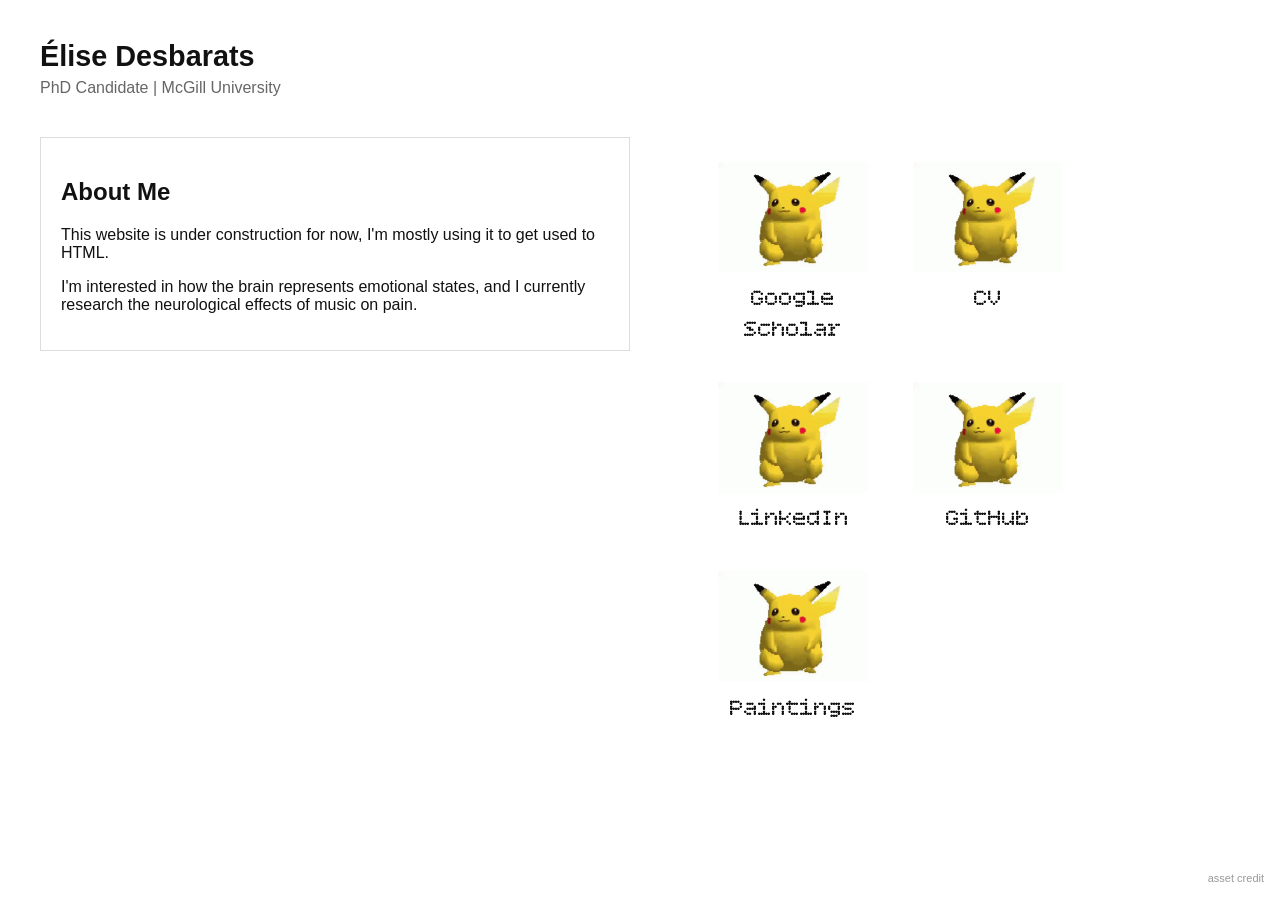
<file: index.html>
<!DOCTYPE html>
<html>

<head>

  <meta charset="UTF-8">
  <link rel="stylesheet" href="style.css">


</head>
<body id="site-body">
  <div class="header">
    <div>
      <h1>Élise Desbarats</h1>
      <p>PhD Candidate | McGill University</p>
   </div>
  
</div>

  <div class="layout">
    <div class="about">
      <h2>About Me</h2>
      <p>This website is under construction for now, I'm mostly using it to get used to HTML.</p>
      <p>I'm interested in how the brain represents emotional states, and I currently research the neurological effects of music on pain.</p>
    </div>

    <div class="grid">
    

    <!-- Projects tile → Google Scholar -->
    <a href="https://scholar.google.com/citations?view_op=list_works&hl=en&user=edlkFDAAAAAJ&gmla=AERr9JFzbs6cQJqfvsBaqgrOlRQC1Bie5UeHVjZcWDPb1-aOyP3kFeiCe4XnvLRzqrcrxSiqQ5ZcPZlGFD3piz0xnzihrZC-Ws_qKmu6K_Q0RMDd8WsjThGl" class="tile">
      <div class="tile-icon">
        <img src="assets/icons/icon1-normal.gif" class="tile-normal-img">
        
      </div>
      <span class="tile-label">Google Scholar</span>
    </a>

    <!-- CV tile → under construction page -->
    <a href="cv.html" class="tile">
      <div class="tile-icon">
        <img src="assets/icons/icon1-normal.gif" class="tile-normal-img">
        
      </div>
      <span class="tile-label">CV</span>
    </a>

    <!-- LinkedIn tile -->
    <a href="https://www.linkedin.com/in/%C3%A9lise-d-4a5345107/" class="tile">
      <div class="tile-icon">
        <img src="assets/icons/icon1-normal.gif" class="tile-normal-img">
        
      </div>
      <span class="tile-label">LinkedIn</span>
    </a>
 <!-- Github tile -->
      <a href="https://github.com/elisedesbarats" class="tile">
    <div class="tile-icon">
      <img src="assets/icons/icon1-normal.gif" class="tile-normal-img">
      
    </div>
    <span class="tile-label">GitHub</span>
    </a>

    <a href="paintings.html" class="tile">
      <div class="tile-icon">
        <img src="assets/icons/icon1-normal.gif" class="tile-normal-img">
      </div>
      <span class="tile-label">Paintings</span>
    </a>

    </div>
  </div>



  

<a href="credit.html" style="
  position: fixed;
  bottom: 16px;
  right: 16px;
  font-size: 11px;
  color: #999;
  text-decoration: none;
">asset credit</a>


</body>
</html>
</file>
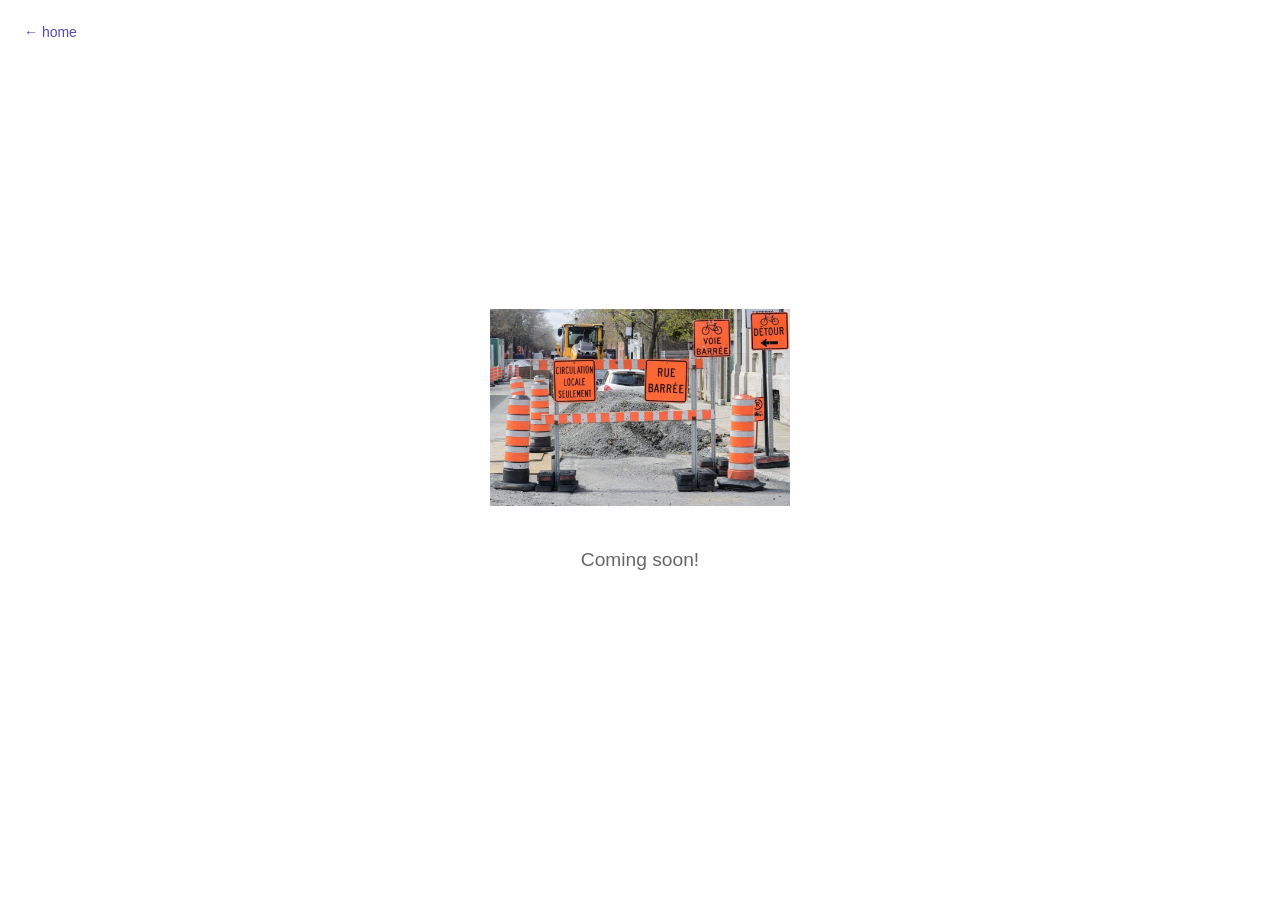
<file: cv.html>
<!DOCTYPE html>
<html>
<head>
  <meta charset="UTF-8">
  <style>
    body {
      font-family: Helvetica, Arial, sans-serif;
      margin: 0;
      min-height: 100vh;
      display: flex;
      flex-direction: column;
      align-items: center;
      justify-content: center;
      text-align: center;
    }

    img {
      width: 300px;
      margin-bottom: 24px;
    }

    p {
      font-size: 1.2rem;
      color: #666;
    }

    a.back-link {
      position: fixed;
      top: 24px;
      left: 24px;
      font-size: 0.875rem;
      color: #534AB7;
      text-decoration: none;
    }
  </style>
</head>
<body>
  <a href="index.html" class="back-link">← home</a>
  <img src="assets/cones.png" alt="Coming soon!">
  <p>Coming soon!</p>
</body>
</html>
</file>
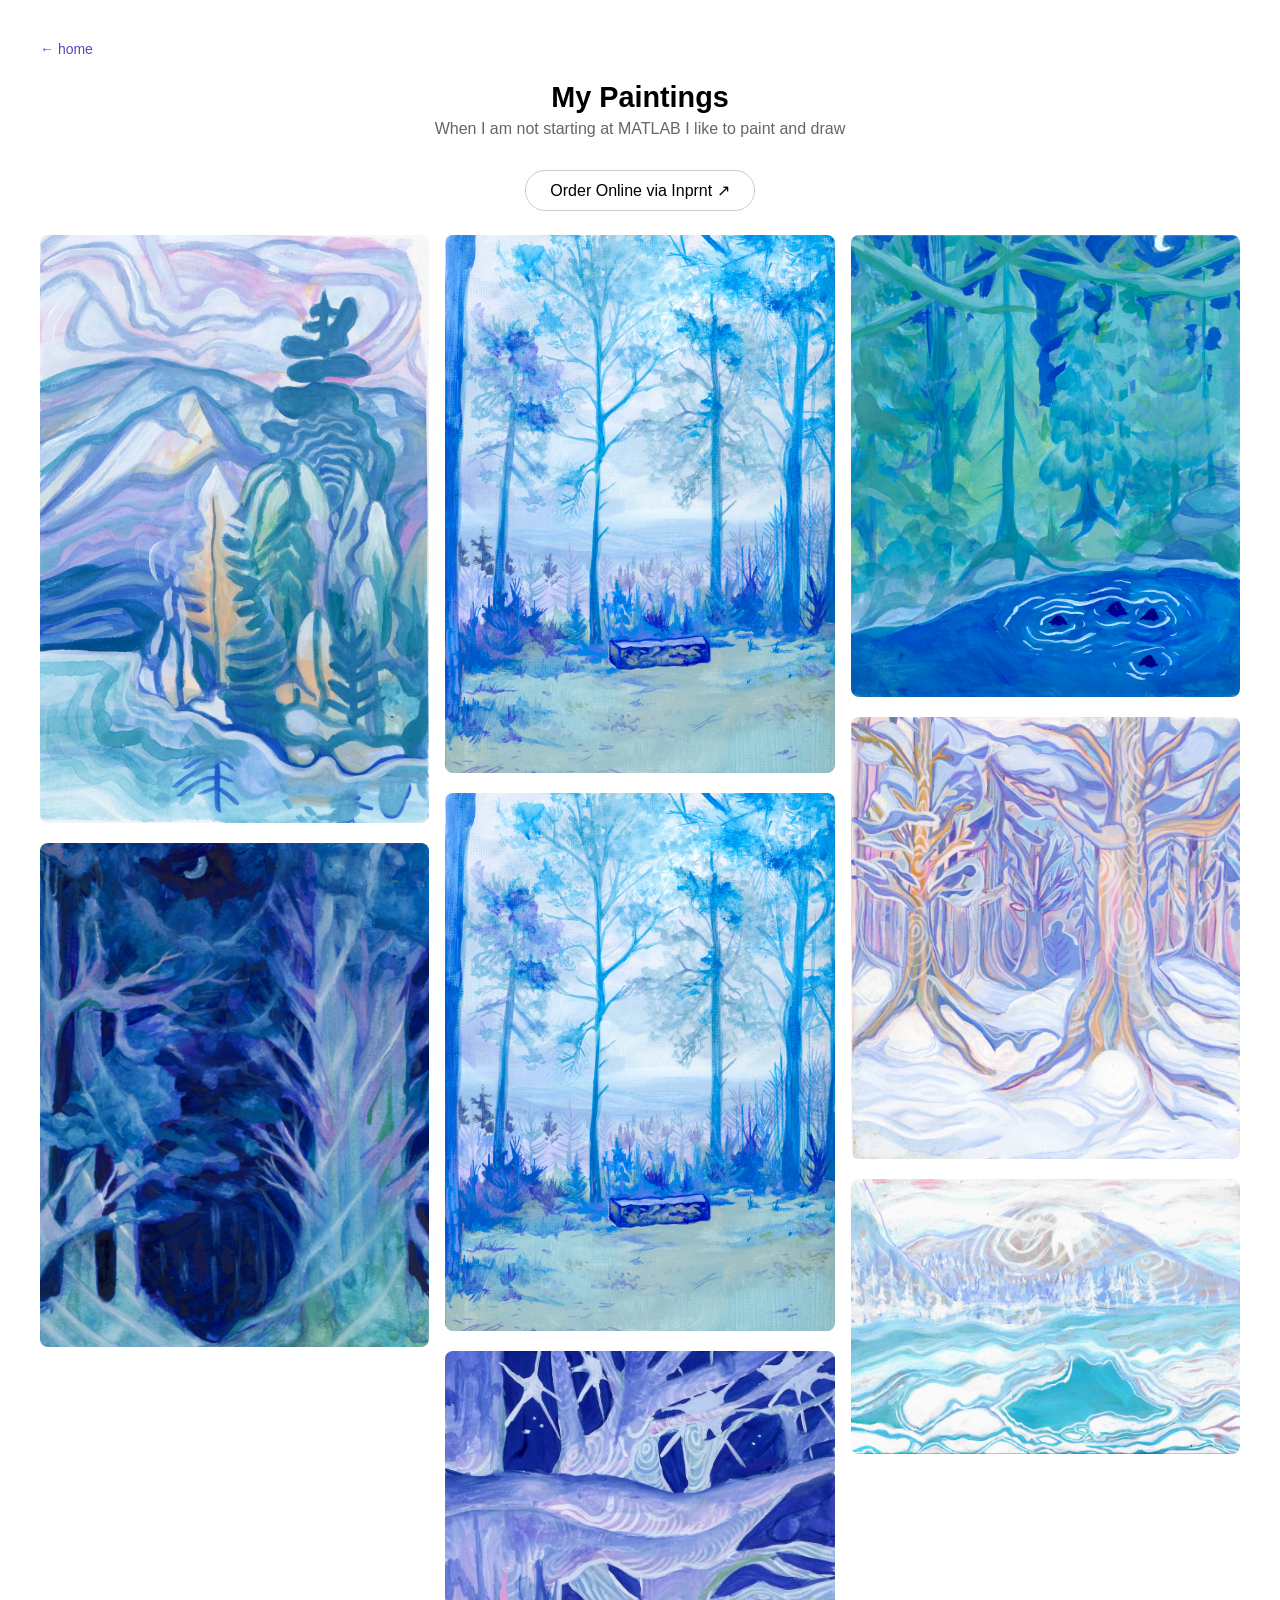
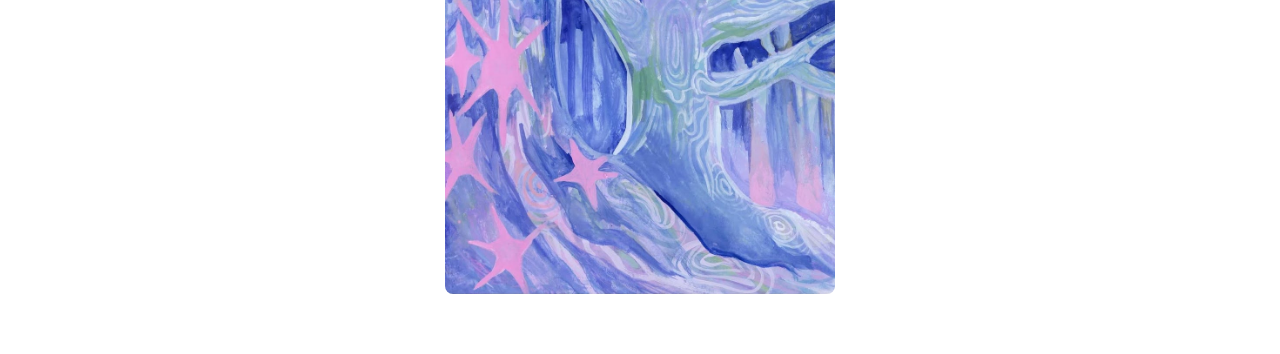
<file: paintings.html>
<!DOCTYPE html>
<html>
<head>
  <meta charset="UTF-8">
  <style>
    body {
      font-family: Helvetica, Arial, sans-serif;
      margin: 0;
      padding: 40px;
      background: white;
    }

    a.back-link {
      display: inline-block;
      margin-bottom: 24px;
      font-size: 0.875rem;
      color: #534AB7;
      text-decoration: none;
    }

    a.back-link:hover { text-decoration: underline; }

    .shop-btn {
      display: block;
      width: fit-content;
      margin: 0 auto 24px;
      border: 1px solid #ccc;
      padding: 10px 24px;
      border-radius: 20px;
      font-size: 1rem;
      text-decoration: none;
      color: black;
      transition: background 0.3s;
    }

    .shop-btn:hover {
      background: #f0f0f0;
    }

    .header {
      margin-bottom: 32px;
      text-align: center;
    }

    .header h1 {
      font-size: 1.8rem;
      margin: 0 0 6px;
      text-align: center;
    }

    .header p {
      margin: 0;
      color: #666;
      text-align: center;
    }

    .masonry {
      column-count: 3;
      column-gap: 16px;
    }

    figure {
      margin: 0;
      display: inline-block;
      width: 100%;
      margin-bottom: 16px;
      break-inside: avoid;
    }

    figure img {
      width: 100%;
      border-radius: 8px;
      display: block;
    }

    figure h2 {
      font-size: 0.9rem;
      font-weight: 500;
      margin: 8px 0 2px;
    }

    figure p {
      font-size: 0.8rem;
      color: #888;
      margin: 0;
    }
  </style>
</head>
<body>

  <a href="index.html" class="back-link">← home</a>
  
  
  

  <div class="header">
    <h1>My Paintings</h1>
    <p>When I am not starting at MATLAB I like to paint and draw</p>
  </div>
  <a href="https://www.inprnt.com/search/?q=elisedesbarats" class="shop-btn">Order Online via Inprnt ↗</a>

  <div class="masonry">

    <figure>
      <img src="assets/paintings/painting1.jpg" alt="painting one">
     
    </figure>

    <figure>
      <img src="assets/paintings/painting2.jpg" alt="painting two">
     
    </figure>

    <figure>
      <img src="assets/paintings/painting3.jpg" alt="painting three">
     
    </figure>

    <figure>
      <img src="assets/paintings/painting3.jpg" alt="painting three">
      
    </figure>

      <figure>
      <img src="assets/paintings/painting4.jpg" alt="painting three">
      
    </figure>

    <figure>
      <img src="assets/paintings/painting5.jpg" alt="painting three">
     
    </figure>

    <figure>
      <img src="assets/paintings/painting6.jpg" alt="painting three">
      
    </figure>


    <figure>
      <img src="assets/paintings/painting7.jpg" alt="painting three">
      
      
    </figure>
  </div>

</body>
</html>
</file>
<file: style.css>
@import url('https://fonts.googleapis.com/css2?family=Bitcount+Single:wght@100..900&display=swap');
@import url('https://fonts.googleapis.com/css2?family=Jacquard+24&display=swap');

:root {
  --bg: #fff;
  --text: #111;
  --border: #ddd;
  --hover-bg: #f5f5f5;
  --tile-icon-bg: #ffffff;
  --font: Helvetica, Arial, sans-serif;
}

* { box-sizing: border-box; }

body {
  font-family: var(--font);
  margin: 0;
  padding: 40px;
  background: var(--bg);
  color: var(--text);
}

.header { margin-bottom: 40px; display: flex; align-items: baseline; justify-content: space-between; }
.header h1 { margin: 0 0 6px; font-size: 1.8rem; }
.header p { margin: 0; color: #666; }

.layout {
  display: grid;
  grid-template-columns: 1fr 1fr;
  gap: 20px;
  align-items: start;
}

.about {
  border: 1px solid var(--border);
  padding: 20px;
}

.grid {
  display: grid;
  grid-template-columns: repeat(2, 1fr);
  gap: 30px;
  max-width: 400px;
  margin-left: 40px;
  border-radius: 25px;
  padding: 20px;
}

.tile {
  display: flex;
  flex-direction: column;
  align-items: center;
  gap: 6px;
  text-decoration: none;
  border-radius: 12px;
  color: var(--text);
  cursor: pointer;
}

.tile-icon {
  width: 120px;
  height: 120px;
  background: var(--tile-icon-bg);
  display: flex;
  align-items: center;
  justify-content: center;
  overflow: visible;
  transition: background 0.2s;
}

.tile-normal-img {
  width: 150px;
  height: 150px;
  object-fit: contain;
}

.tile-label {
  font-size: 24px;
  text-align: center;
  font-family: "Bitcount Single";
  font-weight: 400;
  background: transparent;
  padding: 1px 4px;
  border-radius: 2px;
  word-break: break-word;
  line-height: 1.3;
}

.tile:hover .tile-label {
  background: #000000;
  color: white;
}

.secret-link img {
  width: 30px;
  height: auto;
}
</file>
